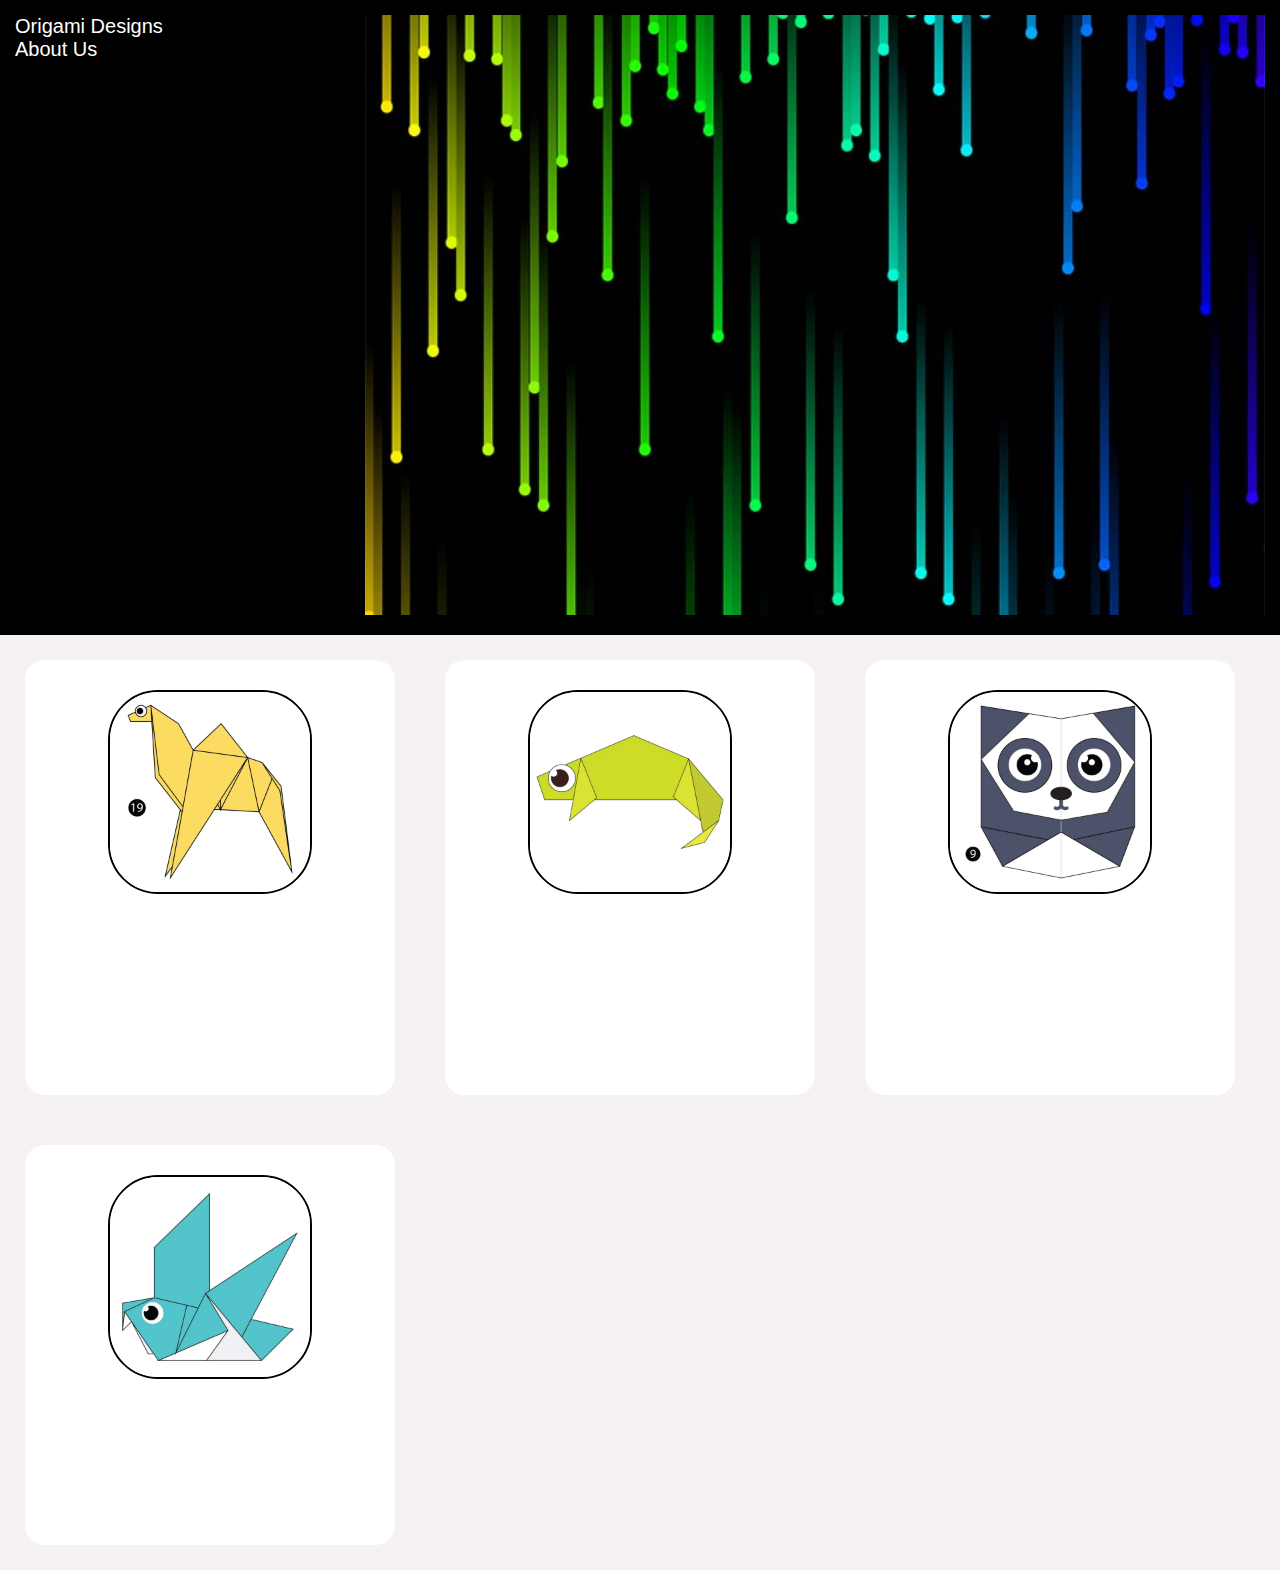
<file: index.html>
<!DOCTYPE html>
<div class="header">
<link rel="stylesheet" type="text/css" href="style.css"/>
<div class="menu">
<div><a href="#">
</a>
<div>Origami Designs</div>
<div><a href="about.html">About Us</a></div>
</div>
<div class="bodyImg">
<img src="main2.jpg" height="600px" width="100%">   
</div>
</div>
<div class="grid">
<div class="origami">
<center>
<a href="https://origami.me/camel/"><img src="camel-19-min.webp" width="200px" height="200px"</a>
<h3> Camel </h3>    
</center>
<p>
 <li>Camel's ear are furry</li>  
 <li>Camel's can easily move across the sand because of its speacially designed feet </li> 
 <li>When  they find water, they will drink as much as possible</li>  
</p>
</div>
<div class="origami">
    <center>
    <a href="https://origami.me/chameleon/"><img src="Origami.jpg" width="200px" height="200px"</a>
    <h3> Camel </h3>    
    </center>
    <p>
     <li>chameleons are reptiles that are part of the iguana suborder</li>  
     <li>Changing skin color is an important part of communication among chameleons </li> 
     <li>Most chameleons have a prehensile tail that they use to wrap around tree branches</li>  
    </p>
</div>

<div class="origami">
    <center>
    <a href="http://origami.me/panda/"><img src="panda-9-min.webp" width="200px" height="200px"</a>
    <h3> Camel </h3>    
    </center>
    <p>
     <li>Pandas have great camouflage for their envrionment</li>  
     <li>Their eyes are different to normal bears </li> 
     <li>Their cubs are well protected in their first month</li>  
    </p>
</div>

<div class="origami">
    <center>
    <a href="http://origami.me/pigeon/"><img src="pigeon-9.webp" width="200px" height="200px"</a>
    <h3> Camel </h3>    
    </center>
    <p>
     <li>Pigeons can find their way back to the nest from 1300 miles away</li>  
     <li>you can train them to be art snobs </li> 
     <li>They are really good at multitasking</li>  
    </p>
</div>
</div>
</file>
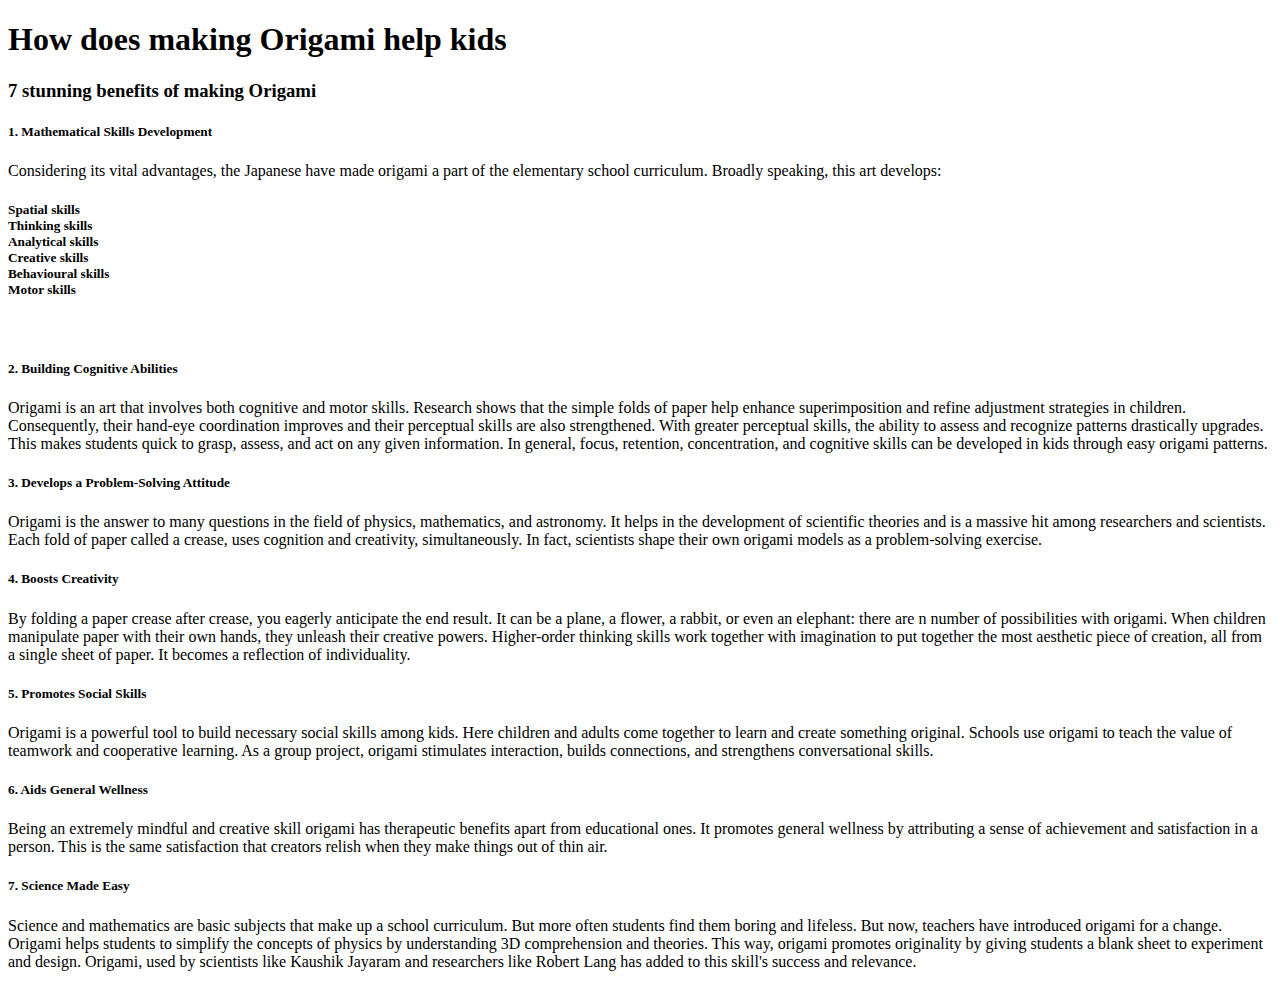
<file: about.html>
<!DOCTYPE html>
<html>
<head>
<title>
Origami!   
</title>  
<link rel="stylesheet" type="text/css" href="index.html"/>    
</head>
<body>
<h1>
How does making Origami help kids    
</h1>    
<h3>
7 stunning benefits of making Origami    
</h3>
<p>
<h5>
1. Mathematical Skills Development
</h5>
Considering its vital advantages, the Japanese have made origami a part of the elementary school curriculum. Broadly speaking, this art develops:
<br/>
<h5>
Spatial skills
<br/>
Thinking skills
<br/>
Analytical skills
<br/>
Creative skills
<br/> 
Behavioural skills
<br/>
Motor skills
</h5>
<br/>
<h5>
2. Building Cognitive Abilities
</h5> 
Origami is an art that involves both cognitive and motor skills. 
Research shows that the simple folds of paper help enhance superimposition and refine adjustment strategies in children. 
Consequently, their hand-eye coordination improves and their perceptual skills are also strengthened. 
With greater perceptual skills, the ability to assess and recognize patterns drastically upgrades. 
This makes students quick to grasp, assess, and act on any given information. 
In general, focus, retention, concentration, and cognitive skills can be developed in kids through easy origami patterns. 
<br/> 
<h5>
3. Develops a Problem-Solving Attitude
</h5>
Origami is the answer to many questions in the field of physics, mathematics, and astronomy. 
It helps in the development of scientific theories and is a massive hit among researchers and scientists. 
Each fold of paper called a crease, uses cognition and creativity, simultaneously. 
In fact, scientists shape their own origami models as a problem-solving exercise.
<br/>
<h5>
4. Boosts Creativity
</h5>
By folding a paper crease after crease, you eagerly anticipate the end result. 
It can be a plane, a flower, a rabbit, or even an elephant: there are n number of possibilities with origami. 
When children manipulate paper with their own hands, they unleash their creative powers. 
Higher-order thinking skills work together with imagination to put together the most aesthetic piece of creation, all from a single sheet of paper. 
It becomes a reflection of individuality.
<br/>
<h5>
5. Promotes Social Skills
</h5>
Origami is a powerful tool to build necessary social skills among kids. 
Here children and adults come together to learn and create something original. 
Schools use origami to teach the value of teamwork and cooperative learning. 
As a group project, origami stimulates interaction, builds connections, and strengthens conversational skills. 
<br/>
<h5>
6. Aids General Wellness
</h5>
Being an extremely mindful and creative skill origami has therapeutic benefits apart from educational ones.
It promotes general wellness by attributing a sense of achievement and satisfaction in a person. 
This is the same satisfaction that creators relish when they make things out of thin air. 
<br/>
<h5>
7. Science Made Easy
</h5>
Science and mathematics are basic subjects that make up a school curriculum. 
But more often students find them boring and lifeless. 
But now, teachers have introduced origami for a change. Origami helps students to simplify the concepts of physics by understanding 3D comprehension and theories. 
This way, origami promotes originality by giving students a blank sheet to experiment and design. 
Origami, used by scientists like Kaushik Jayaram and researchers like Robert Lang has added to this skill's success and relevance.
<br/>    
</p>
</body>


</html>
</file>
<file: style.css>
.menu{
display:flex;
justify-content:space-between;
background-color: #000;
padding: 15px;
font-size: 20px;
font-family: sans-serif;
font-weight: 400;
color: white;
}
body{
margin: 0px;
background-color: #f7f2f2;
}
.grid{
display: flex;
flex-wrap: wrap;  
}
.grid img{
border: 2px solid #000;
border-radius: 50px;
}
.origami{
border-radius: 20px;
background-color: #ffffff;
padding: 30px;
margin: 25px;
width: 310px;
font-family: 'Franklin Gothic Medium', 'Arial Narrow', Arial, sans-serif;    
}
a:link{
color: white;    
}
a:visited{
color: black;    
}
.origami:hover{
opacity: zoom;    
transform: scale(1.2);
}
.origami p{  
position: absolute;
}
.origami{
position: relative;
}
a{
text-decoration: none;    
}
</file>
